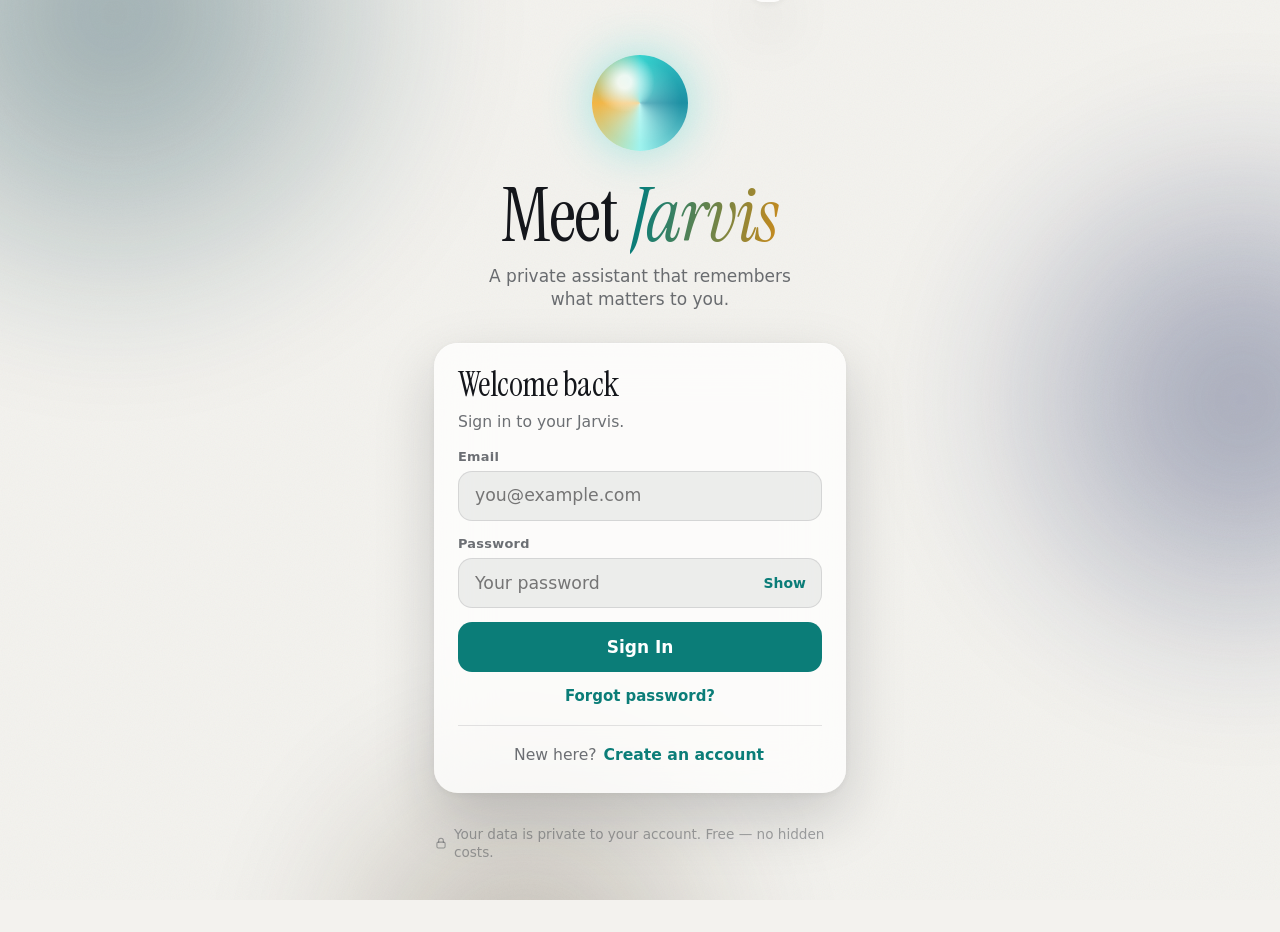
<file: index.html>
<!doctype html>
<html lang="en">
<head>
  <meta charset="utf-8">
  <meta name="viewport" content="width=device-width, initial-scale=1, viewport-fit=cover">
  <title>Jarvis — your private assistant for reminders, notes and updates</title>
  <meta name="description" content="Jarvis is a free, private assistant for your reminders, notes and updates. Synced across your phone and computer, with notifications even when the app is closed. No ads, no tracking.">
  <!-- Social previews. Replace YOUR-APP with your real Vercel address before launch. -->
  <link rel="canonical" href="https://YOUR-APP.vercel.app/">
  <meta property="og:type" content="website">
  <meta property="og:site_name" content="Jarvis">
  <meta property="og:title" content="Jarvis — your private assistant">
  <meta property="og:description" content="Reminders, notes and updates, synced across your devices, with notifications even when the app is closed. Free, no ads, no tracking.">
  <meta property="og:url" content="https://YOUR-APP.vercel.app/">
  <meta property="og:image" content="https://YOUR-APP.vercel.app/icons/og-image.jpg">
  <meta property="og:image:width" content="1200">
  <meta property="og:image:height" content="630">
  <meta property="og:image:alt" content="Jarvis: your private assistant for reminders, notes and updates">
  <meta name="twitter:card" content="summary_large_image">
  <meta name="theme-color" content="#f3f2ee" media="(prefers-color-scheme: light)">
  <meta name="theme-color" content="#07080c" media="(prefers-color-scheme: dark)">
  <meta name="apple-mobile-web-app-capable" content="yes">
  <meta name="mobile-web-app-capable" content="yes">
  <meta name="apple-mobile-web-app-title" content="Jarvis">
  <meta name="apple-mobile-web-app-status-bar-style" content="default">
  <meta name="format-detection" content="telephone=no">
  <link rel="manifest" href="manifest.webmanifest">
  <link rel="icon" href="icons/icon.svg" type="image/svg+xml">
  <link rel="alternate icon" href="icons/icon-192.png" type="image/png">
  <link rel="apple-touch-icon" href="icons/apple-touch-icon.png">
  <link rel="preload" href="fonts/instrument-serif-latin.woff2" as="font" type="font/woff2" crossorigin>
  <link rel="stylesheet" href="css/fonts.css">
  <link rel="stylesheet" href="css/app.css">
  <link rel="stylesheet" href="css/immersive.css">
  <link rel="stylesheet" href="css/desktop.css">
  <link rel="stylesheet" href="css/features.css">
  <script type="module" src="js/app.js"></script>
</head>
<body>
  <div id="app">
    <main id="view" tabindex="-1"></main>
    <nav class="tabbar" id="tabbar" aria-label="Main"></nav>
  </div>
  <div id="toast" role="status" aria-live="polite"></div>
  <noscript>Jarvis needs JavaScript turned on. <a href="privacy.html">Privacy</a> · <a href="terms.html">Terms</a> · <a href="support.html">Support</a></noscript>
</body>
</html>
</file>
<file: css/fonts.css>
/* Instrument Serif — bundled with the app (SIL Open Font License, see fonts/OFL.txt).
   No third-party requests. */
@font-face {
  font-family: "Instrument Serif"; font-style: normal; font-weight: 400; font-display: swap;
  src: url("../fonts/instrument-serif-latin.woff2") format("woff2");
  unicode-range: U+0000-00FF, U+0131, U+0152-0153, U+02BB-02BC, U+02C6, U+02DA, U+02DC, U+0304, U+0308, U+0329, U+2000-206F, U+20AC, U+2122, U+2191, U+2193, U+2212, U+2215, U+FEFF, U+FFFD;
}
@font-face {
  font-family: "Instrument Serif"; font-style: normal; font-weight: 400; font-display: swap;
  src: url("../fonts/instrument-serif-latin-ext.woff2") format("woff2");
  unicode-range: U+0100-02BA, U+02BD-02C5, U+02C7-02CC, U+02CE-02D7, U+02DD-02FF, U+0304, U+0308, U+0329, U+1D00-1DBF, U+1E00-1E9F, U+1EF2-1EFF, U+2020, U+20A0-20AB, U+20AD-20C0, U+2113, U+2C60-2C7F, U+A720-A7FF;
}
@font-face {
  font-family: "Instrument Serif"; font-style: italic; font-weight: 400; font-display: swap;
  src: url("../fonts/instrument-serif-italic-latin.woff2") format("woff2");
  unicode-range: U+0000-00FF, U+0131, U+0152-0153, U+02BB-02BC, U+02C6, U+02DA, U+02DC, U+0304, U+0308, U+0329, U+2000-206F, U+20AC, U+2122, U+2191, U+2193, U+2212, U+2215, U+FEFF, U+FFFD;
}
@font-face {
  font-family: "Instrument Serif"; font-style: italic; font-weight: 400; font-display: swap;
  src: url("../fonts/instrument-serif-italic-latin-ext.woff2") format("woff2");
  unicode-range: U+0100-02BA, U+02BD-02C5, U+02C7-02CC, U+02CE-02D7, U+02DD-02FF, U+0304, U+0308, U+0329, U+1D00-1DBF, U+1E00-1E9F, U+1EF2-1EFF, U+2020, U+20A0-20AB, U+20AD-20C0, U+2113, U+2C60-2C7F, U+A720-A7FF;
}
</file>
<file: css/app.css>
/* ==========================================================================
   Jarvis — iOS-native styling
   Tokens follow Apple's semantic system colors; type follows Dynamic Type.
   ========================================================================== */

:root {
  color-scheme: light dark;

  /* Light: warm paper, deep ink, teal arc */
  --bg: #f3f2ee;
  --surface: rgba(255, 255, 255, 0.74);
  --surface-solid: #ffffff;
  --surface-2: #ecebe6;
  --fill: rgba(40, 44, 52, 0.07);
  --fill-2: rgba(40, 44, 52, 0.16);
  --label: #14161b;
  --label-2: rgba(40, 44, 52, 0.68);
  --label-3: rgba(40, 44, 52, 0.4);
  --sep: rgba(40, 44, 52, 0.12);
  --bar: rgba(243, 242, 238, 0.72);
  --glass-edge: rgba(255, 255, 255, 0.7);

  --accent: #0b7d78;          /* arc teal — fills */
  --accent-text: #0b7d78;     /* links / tinted text */
  --accent-soft: rgba(11, 125, 120, 0.11);
  --on-accent: #ffffff;
  --gold: #c98a1c;
  --blue: #007aff;
  --green: #1f9d61;
  --orange: #e08a00;
  --red: #d93a2f;

  --glow-a: #37d3cf;
  --glow-b: #f2b544;

  --shadow-sm: 0 1px 2px rgba(20, 22, 27, 0.04), 0 8px 24px rgba(20, 22, 27, 0.04);
  --shadow-lg: 0 24px 60px rgba(20, 22, 27, 0.18), 0 2px 8px rgba(20, 22, 27, 0.06);

  --r-sm: 8px;
  --r: 14px;
  --r-lg: 20px;
  --gutter: 16px;
  --tabbar-h: 50px;
  --side-w: 0px;
  --safe-t: env(safe-area-inset-top, 0px);
  --safe-b: env(safe-area-inset-bottom, 0px);
  --ease: cubic-bezier(0.16, 1, 0.3, 1);        /* expo out */
  --ease-quart: cubic-bezier(0.25, 1, 0.5, 1);
  --ease-sine: cubic-bezier(0.45, 0, 0.55, 1);
  --font-display: "Instrument Serif", "New York", ui-serif, Georgia, serif;
}

@media (prefers-color-scheme: dark) {
  :root:not([data-theme="light"]) {
    /* Dark: night ink, glass, arc cyan with a gold spark */
    --bg: #07080c;
    --surface: rgba(22, 25, 34, 0.62);
    --surface-solid: #12151c;
    --surface-2: #1a1e28;
    --fill: rgba(255, 255, 255, 0.07);
    --fill-2: rgba(255, 255, 255, 0.16);
    --label: #eef1f4;
    --label-2: rgba(226, 232, 240, 0.64);
    --label-3: rgba(226, 232, 240, 0.34);
    --sep: rgba(255, 255, 255, 0.09);
    --bar: rgba(9, 11, 16, 0.62);
    --glass-edge: rgba(255, 255, 255, 0.06);
    --accent: #37d3cf;
    --accent-text: #6ee7e2;
    --accent-soft: rgba(55, 211, 207, 0.13);
    --on-accent: #032524;
    --gold: #f2b544;
    --blue: #0a84ff;
    --green: #30d158;
    --orange: #ff9f0a;
    --red: #ff5a4f;
    --shadow-sm: 0 1px 2px rgba(0, 0, 0, 0.3);
    --shadow-lg: 0 24px 60px rgba(0, 0, 0, 0.6);
  }
}

/* ---------- Base ---------- */

*, *::before, *::after { box-sizing: border-box; }

html {
  font-family: -apple-system, BlinkMacSystemFont, "SF Pro Text", "Segoe UI", Roboto, system-ui, sans-serif;
  font-size: 17px;
  -webkit-text-size-adjust: 100%;
  -webkit-font-smoothing: antialiased;
}
/* Honors the iPhone's Dynamic Type (Settings › Display › Text Size). */
@supports (font: -apple-system-body) {
  html { font: -apple-system-body; }
}

body {
  margin: 0;
  min-height: 100dvh;
  background: var(--bg);
  color: var(--label);
  line-height: 1.35;
  -webkit-tap-highlight-color: transparent;
  overscroll-behavior-y: none;
}

a { color: var(--accent-text); text-decoration: none; }
button, input, textarea, select { font: inherit; color: inherit; }
button { cursor: pointer; }
h1, h2, h3, p { margin: 0; }
[hidden] { display: none !important; }

:focus-visible { outline: 3px solid color-mix(in srgb, var(--accent) 55%, transparent); outline-offset: 2px; }

.visually-hidden {
  position: absolute; width: 1px; height: 1px; overflow: hidden;
  clip: rect(0 0 0 0); white-space: nowrap;
}

#view {
  outline: none;
  padding-bottom: calc(var(--tabbar-h) + var(--safe-b) + 32px);
  padding-left: env(safe-area-inset-left);
  padding-right: env(safe-area-inset-right);
  max-width: 720px;
  margin: 0 auto;
}
body.no-tabs #view { padding-bottom: calc(var(--safe-b) + 32px); }

.icon { display: inline-flex; flex: none; }
.icon svg { width: 100%; height: 100%; fill: none; stroke: currentColor; stroke-width: 1.8; stroke-linecap: round; stroke-linejoin: round; }

/* ---------- Navigation bar (large title collapses on scroll) ---------- */

.navbar {
  position: sticky; top: 0; z-index: 20;
  display: grid; grid-template-columns: 1fr auto 1fr; align-items: center;
  min-height: calc(44px + var(--safe-t));
  padding: var(--safe-t) 8px 0;
  background: transparent;
  transition: background-color 0.2s, box-shadow 0.2s;
}
.navbar.scrolled, .navbar.solid {
  background: var(--bar);
  -webkit-backdrop-filter: saturate(180%) blur(20px);
  backdrop-filter: saturate(180%) blur(20px);
  box-shadow: 0 0.5px 0 var(--sep);
}
.nav-left, .nav-right { display: flex; align-items: center; gap: 2px; min-width: 0; }
.nav-right { justify-content: flex-end; }
.nav-title {
  font-weight: 600; font-size: 1rem; text-align: center;
  white-space: nowrap; overflow: hidden; text-overflow: ellipsis; max-width: 55vw;
  opacity: 0; transition: opacity 0.2s;
}
.navbar.scrolled .nav-title, .navbar.solid .nav-title { opacity: 1; }

.back-btn {
  display: inline-flex; align-items: center; gap: 0;
  min-height: 44px; padding: 0 8px 0 0; font-size: 1rem;
}
.back-btn .icon { width: 28px; height: 28px; }
.back-btn .icon svg { stroke-width: 2.2; }

.icon-btn {
  display: inline-grid; place-items: center;
  width: 44px; height: 44px; padding: 0;
  border: 0; border-radius: 22px; background: transparent; color: var(--accent-text);
}
.icon-btn .icon { width: 24px; height: 24px; }
.icon-btn:active { background: var(--fill); }
.icon-btn.spin .icon { animation: spin 0.8s linear infinite; }

.hero { padding: 4px var(--gutter) 16px; }
.eyebrow {
  font-size: 0.765rem; font-weight: 600; letter-spacing: 0.02em; text-transform: uppercase;
  color: var(--label-2); margin-bottom: 2px;
}
.large-title { font-size: 2rem; line-height: 1.12; font-weight: 700; letter-spacing: -0.01em; }
.subtitle { margin-top: 4px; color: var(--label-2); font-size: 0.882rem; }

.content { padding: 0 var(--gutter); display: flex; flex-direction: column; gap: 24px; }

/* ---------- Tab bar ---------- */

.tabbar {
  position: fixed; left: 0; right: 0; bottom: 0; z-index: 30;
  display: grid; grid-template-columns: repeat(5, 1fr);
  height: calc(var(--tabbar-h) + var(--safe-b));
  padding-bottom: var(--safe-b);
  background: var(--bar);
  -webkit-backdrop-filter: saturate(180%) blur(20px);
  backdrop-filter: saturate(180%) blur(20px);
  box-shadow: 0 -0.5px 0 var(--sep);
}
body.no-tabs .tabbar, body.kbd-open .tabbar { display: none; }
.tab {
  display: flex; flex-direction: column; align-items: center; justify-content: center; gap: 2px;
  color: var(--label-3); font-size: 10px; font-weight: 500; letter-spacing: 0.01em;
  min-height: 44px;
}
.tab .icon { width: 26px; height: 26px; }
.tab[aria-current="page"] { color: var(--accent-text); }
.tab[aria-current="page"] .icon svg { stroke-width: 2.2; }

/* ---------- Grouped lists (iOS inset grouped) ---------- */

.section { display: flex; flex-direction: column; gap: 8px; }
.section-title {
  display: flex; align-items: baseline; justify-content: space-between;
  padding: 0 4px; font-size: 1.18rem; font-weight: 700;
}
.section-title small { font-size: 0.765rem; font-weight: 500; color: var(--label-2); }
.section-caption {
  padding: 0 16px; font-size: 0.765rem; font-weight: 500;
  text-transform: uppercase; letter-spacing: 0.02em; color: var(--label-2);
}
.footnote { padding: 0 16px; font-size: 0.765rem; color: var(--label-2); line-height: 1.45; }
.footnote code { font-size: 0.72rem; background: var(--fill); border-radius: 4px; padding: 1px 4px; word-break: break-all; }

.group {
  background: var(--surface); border-radius: var(--r);
  overflow: hidden;
}
.group > * + * { box-shadow: inset 0 0.5px 0 var(--sep); }
.group > .row + .row { box-shadow: none; position: relative; }
.group > .row + .row::before {
  content: ""; position: absolute; top: 0; right: 0; left: var(--inset, 16px);
  border-top: 0.5px solid var(--sep);
}

.row {
  display: flex; align-items: center; gap: 12px;
  min-height: 44px; padding: 11px 16px;
  color: var(--label); background: var(--surface);
  width: 100%; border: 0; text-align: left;
}
a.row:active, button.row:active { background: var(--fill); }
.row-main { flex: 1; min-width: 0; }
.row-title { display: flex; align-items: center; gap: 6px; font-size: 1rem; }
.row-title > span:last-child { overflow: hidden; text-overflow: ellipsis; }
.row-sub {
  display: flex; align-items: center; gap: 4px; margin-top: 2px;
  font-size: 0.882rem; color: var(--label-2);
  white-space: nowrap; overflow: hidden; text-overflow: ellipsis;
}
.row-value { color: var(--label-2); font-size: 1rem; white-space: nowrap; }
.row .chev { width: 18px; height: 18px; color: var(--label-3); }
.row.destructive { color: var(--red); justify-content: center; }
.row.accent { color: var(--accent-text); }

/* ---------- Cards ---------- */

.card {
  background: var(--surface); border-radius: var(--r-lg); padding: 16px;
  box-shadow: var(--shadow-sm);
}
.card-title { font-weight: 600; font-size: 1rem; }
.card-text { color: var(--label-2); font-size: 0.882rem; margin-top: 4px; line-height: 1.45; }
.card .actions { display: flex; gap: 8px; margin-top: 16px; flex-wrap: wrap; }
.card.note { display: flex; gap: 12px; align-items: flex-start; }
.card.note > .icon { width: 28px; height: 28px; color: var(--accent-text); margin-top: 2px; }
.card.error > .icon { color: var(--orange); }

/* ---------- Buttons ---------- */

.btn {
  display: inline-flex; align-items: center; justify-content: center; gap: 6px;
  min-height: 44px; padding: 0 18px;
  border: 0; border-radius: var(--r); font-weight: 600; font-size: 1rem;
  transition: transform 0.12s var(--ease), opacity 0.2s;
  -webkit-user-select: none; user-select: none;
}
.btn .icon { width: 20px; height: 20px; }
.btn:active { transform: scale(0.97); }
.btn:disabled { opacity: 0.45; transform: none; }
.btn-primary { background: var(--accent); color: var(--on-accent); }
.btn-tinted { background: var(--accent-soft); color: var(--accent-text); }
.btn-plain { background: var(--fill); color: var(--label); }
.btn-danger { background: transparent; color: var(--red); }
.btn-block { width: 100%; min-height: 50px; border-radius: 14px; }
.btn-sm { min-height: 36px; padding: 0 14px; font-size: 0.882rem; border-radius: 18px; }
.btn.loading { pointer-events: none; }
.btn.loading .icon { animation: pulse 1s ease-in-out infinite; }

/* ---------- Jarvis orb ---------- */

.orb {
  --s: 40px;
  position: relative; flex: none; width: var(--s); height: var(--s); border-radius: 50%;
  overflow: hidden; isolation: isolate;
  box-shadow: 0 0 calc(var(--s) * 0.5) color-mix(in srgb, var(--glow-a) 45%, transparent);
  animation: breathe 5s ease-in-out infinite;
}
.orb::before {
  content: ""; position: absolute; inset: -25%; z-index: -1;
  background: conic-gradient(from 0deg, #37d3cf, #1b8fa3, #9ff3ee, var(--glow-b), #37d3cf);
  animation: spin 7s linear infinite;
}
.orb::after {
  content: ""; position: absolute; inset: 0; border-radius: 50%;
  background:
    radial-gradient(circle at 34% 28%, rgba(255,255,255,0.85) 0 7%, transparent 32%),
    radial-gradient(circle at 50% 50%, rgba(255,255,255,0.35), transparent 62%);
}
.orb.xs { --s: 18px; }
.orb.sm { --s: 32px; }
.orb.md { --s: 44px; }
.orb.lg { --s: 96px; }
.orb.xl { --s: 128px; }
.orb.thinking { animation: breathe 1.2s ease-in-out infinite; }
.orb.thinking::before { animation-duration: 1.2s; }

/* ---------- Briefing ---------- */

.brief { position: relative; overflow: hidden; }
.brief::before {
  content: ""; position: absolute; inset: -40% -20% auto auto; width: 70%; height: 140%;
  background: radial-gradient(circle, color-mix(in srgb, var(--glow-a) 18%, transparent), transparent 65%);
  pointer-events: none;
}
.brief-head { display: flex; align-items: center; gap: 12px; }
.brief-name { font-weight: 600; }
.brief-sub { font-size: 0.765rem; color: var(--label-2); }
.brief-text { margin-top: 12px; line-height: 1.5; }
.brief-text p + p, .brief-text ul { margin-top: 8px; }
.brief .actions { margin-top: 16px; }

/* ---------- Search / quick-add field ---------- */

.field-btn, .search {
  display: flex; align-items: center; gap: 8px;
  min-height: 44px; padding: 0 12px; width: 100%;
  background: var(--fill); border: 0; border-radius: 10px;
  color: var(--label-2); font-size: 1rem; text-align: left;
}
.field-btn .icon, .search .icon { width: 20px; height: 20px; }
.field-btn .icon { color: var(--accent-text); }
.search input {
  flex: 1; min-width: 0; border: 0; background: transparent; outline: none;
  font-size: 1rem; color: var(--label); height: 44px;
}
.search input::-webkit-search-cancel-button { opacity: 0.5; }

/* ---------- Segmented control ---------- */

.segmented {
  display: grid; grid-auto-columns: 1fr; grid-auto-flow: column;
  padding: 2px; border-radius: 9px; background: var(--fill);
}
.segmented button {
  min-height: 32px; border: 0; border-radius: 7px; background: transparent;
  font-size: 0.82rem; font-weight: 500; color: var(--label);
}
.segmented button[aria-pressed="true"] {
  background: var(--surface); font-weight: 600;
  box-shadow: 0 3px 8px rgba(0,0,0,0.12), 0 3px 1px rgba(0,0,0,0.04);
}
@media (prefers-color-scheme: dark) {
  :root:not([data-theme="light"]) .segmented button[aria-pressed="true"] { background: rgba(255,255,255,0.14); }
}

.chips { display: flex; gap: 8px; overflow-x: auto; scrollbar-width: none; margin: 0 calc(var(--gutter) * -1); padding: 0 var(--gutter); }
.chips::-webkit-scrollbar { display: none; }
.chip {
  flex: none; min-height: 36px; padding: 0 14px; border-radius: 18px;
  border: 0; background: var(--fill); font-size: 0.882rem; font-weight: 500; color: var(--label);
}
.chip[aria-pressed="true"] { background: var(--accent); color: var(--on-accent); }

/* ---------- Events & tasks ---------- */

.event-row { align-items: stretch; gap: 12px; }
.ev-time {
  width: 64px; flex: none; display: flex; flex-direction: column; justify-content: center;
  font-size: 0.882rem; font-weight: 600; font-variant-numeric: tabular-nums;
}
.ev-end { font-weight: 400; color: var(--label-2); font-size: 0.765rem; }
.ev-bar { width: 4px; flex: none; border-radius: 2px; background: var(--accent); }
.ev-bar.reminder { background: var(--gold); }
.ev-main { flex: 1; min-width: 0; display: flex; flex-direction: column; justify-content: center; }
.ev-main .row-title .icon { width: 15px; height: 15px; color: var(--gold); }
.event-row.past { opacity: 0.5; }
.badge {
  align-self: center; flex: none; padding: 2px 8px; border-radius: 10px;
  background: var(--accent-soft); color: var(--accent-text); font-size: 0.706rem; font-weight: 700;
}
.row-sub .icon { width: 13px; height: 13px; }

.task-row { gap: 12px; }
.check {
  flex: none; display: grid; place-items: center;
  width: 44px; height: 44px; margin: -11px -4px -11px -12px;
  border: 0; background: transparent; padding: 0;
}
.check::before {
  content: ""; width: 22px; height: 22px; border-radius: 50%;
  border: 1.5px solid var(--label-3); transition: all 0.2s var(--ease);
}
.check .icon { position: absolute; width: 14px; height: 14px; color: #fff; opacity: 0; }
.check .icon svg { stroke-width: 3; }
.task-row.done .check::before { background: var(--accent); border-color: var(--accent); }
.task-row.done .check .icon { opacity: 1; }
.task-row.done .row-title { color: var(--label-2); text-decoration: line-through; }
.task-row.leaving { animation: fadeOut 0.35s var(--ease) 0.35s forwards; }
.overdue { color: var(--red); }

/* ---------- Inbox ---------- */

.inbox-tools { display: flex; flex-direction: column; gap: 12px; }
.mail-row { align-items: flex-start; gap: 12px; padding-top: 12px; padding-bottom: 12px; --inset: 68px; }
.avatar {
  flex: none; display: grid; place-items: center;
  width: 40px; height: 40px; border-radius: 50%;
  color: #fff; font-weight: 600; font-size: 0.882rem; letter-spacing: 0.02em;
}
.mail-main { flex: 1; min-width: 0; }
.mail-top { display: flex; align-items: baseline; gap: 8px; }
.mail-from { flex: 1; min-width: 0; font-weight: 500; white-space: nowrap; overflow: hidden; text-overflow: ellipsis; }
.mail-time { flex: none; font-size: 0.82rem; color: var(--label-2); }
.mail-subject { font-size: 0.941rem; white-space: nowrap; overflow: hidden; text-overflow: ellipsis; margin-top: 1px; }
.mail-snippet {
  font-size: 0.882rem; color: var(--label-2); margin-top: 2px;
  display: -webkit-box; -webkit-line-clamp: 2; -webkit-box-orient: vertical; overflow: hidden;
}
.mail-row.unread .mail-from { font-weight: 700; }
.mail-row.unread .mail-subject { font-weight: 600; }
.unread-dot { position: absolute; left: 5px; top: 26px; width: 8px; height: 8px; border-radius: 50%; background: var(--blue); }
.mail-row { position: relative; }

.thread-subject { font-size: 1.41rem; font-weight: 700; line-height: 1.2; padding-top: 8px; }
.msg { background: var(--surface); border-radius: var(--r-lg); overflow: hidden; }
.msg-head { display: flex; gap: 12px; align-items: center; padding: 14px 16px; width: 100%; border: 0; background: none; text-align: left; }
.msg-head .mail-main { display: flex; flex-direction: column; }
.msg-to { font-size: 0.82rem; color: var(--label-2); }
.msg-body {
  padding: 0 16px 16px; white-space: pre-wrap; overflow-wrap: anywhere;
  font-size: 0.941rem; line-height: 1.55;
}
.msg.collapsed .msg-body { display: none; }
.msg.collapsed .msg-snip { display: block; }
.msg-snip { display: none; padding: 0 16px 14px; color: var(--label-2); font-size: 0.882rem; white-space: nowrap; overflow: hidden; text-overflow: ellipsis; }

.action-bar {
  position: fixed; left: 0; right: 0; z-index: 25;
  bottom: calc(var(--tabbar-h) + var(--safe-b));
  display: flex; gap: 8px; align-items: center;
  padding: 10px var(--gutter);
  background: var(--bar);
  -webkit-backdrop-filter: saturate(180%) blur(20px);
  backdrop-filter: saturate(180%) blur(20px);
  box-shadow: 0 -0.5px 0 var(--sep);
}
.action-bar .btn-primary { flex: 1; }
.has-action-bar #view { padding-bottom: calc(var(--tabbar-h) + var(--safe-b) + 96px); }

/* ---------- Forms ---------- */

.form { display: flex; flex-direction: column; gap: 24px; }
.field-row { display: flex; align-items: center; gap: 12px; min-height: 44px; padding: 0 16px; }
.field-row > label:not(.switch) { flex: none; width: 96px; font-size: 1rem; }
.field-row .select { width: auto; flex: 0 1 auto; max-width: 60%; }
.field-row .input { text-align: right; }
.field-row > .input:only-child { text-align: left; }
.field-stack { display: flex; flex-direction: column; gap: 4px; padding: 10px 16px; }
.field-stack > label { font-size: 0.765rem; color: var(--label-2); font-weight: 500; }
.input, .textarea, .select {
  width: 100%; min-width: 0; border: 0; background: transparent; outline: none;
  font-size: 1rem; /* ≥16px so iOS doesn't zoom on focus */
  color: var(--label); padding: 0; min-height: 36px;
}
.input::placeholder, .textarea::placeholder { color: var(--label-3); }
.textarea { resize: none; line-height: 1.5; padding: 4px 0; min-height: 64px; }
.select { -webkit-appearance: none; appearance: none; text-align: right; text-align-last: right; color: var(--label-2); }
input[type="date"].input, input[type="time"].input { -webkit-appearance: none; appearance: none; text-align: right; color: var(--accent-text); display: flex; justify-content: flex-end; }
input[type="date"]::-webkit-date-and-time-value, input[type="time"]::-webkit-date-and-time-value { text-align: right; }
.boxed {
  background: var(--fill); border-radius: 10px; padding: 10px 12px; min-height: 44px;
}
.magic { display: flex; gap: 8px; align-items: center; }
.magic .boxed { flex: 1; }

/* iOS switch */
.switch { position: relative; flex: none; width: 51px; height: 31px; }
.switch input { position: absolute; inset: 0; opacity: 0; margin: 0; cursor: pointer; z-index: 1; }
.switch span {
  position: absolute; inset: 0; border-radius: 16px; background: var(--fill-2);
  transition: background 0.25s var(--ease);
}
.switch span::after {
  content: ""; position: absolute; top: 2px; left: 2px; width: 27px; height: 27px; border-radius: 50%;
  background: #fff; box-shadow: 0 3px 8px rgba(0,0,0,0.15), 0 3px 1px rgba(0,0,0,0.06);
  transition: transform 0.25s var(--ease);
}
.switch input:checked + span { background: var(--accent); }
.switch input:checked + span::after { transform: translateX(20px); }
.switch input:focus-visible + span { outline: 3px solid color-mix(in srgb, var(--accent) 55%, transparent); outline-offset: 2px; }

/* ---------- Bottom sheet ---------- */

.sheet-backdrop {
  position: fixed; inset: 0; z-index: 50; background: rgba(0,0,0,0.4);
  opacity: 0; transition: opacity 0.3s var(--ease);
}
.sheet {
  position: fixed; left: 0; right: 0; bottom: 0; z-index: 51;
  max-width: 720px; margin: 0 auto;
  max-height: calc(100dvh - var(--safe-t) - 12px);
  display: flex; flex-direction: column;
  background: var(--bg); border-radius: 14px 14px 0 0;
  box-shadow: var(--shadow-lg);
  transform: translateY(100%); transition: transform 0.38s var(--ease);
}
.sheet-backdrop.open { opacity: 1; }
.sheet.open { transform: translateY(0); }
.sheet.dragging { transition: none; }
.grabber { width: 36px; height: 5px; border-radius: 3px; background: var(--label-3); margin: 6px auto 0; }
.sheet-head {
  display: grid; grid-template-columns: 1fr auto 1fr; align-items: center;
  min-height: 52px; padding: 0 8px; touch-action: none;
}
.sheet-head h2 { font-size: 1rem; font-weight: 600; text-align: center; }
.sheet-head .text-btn { justify-self: start; }
.sheet-head .text-btn.primary { justify-self: end; font-weight: 600; }
.text-btn {
  min-height: 44px; padding: 0 10px; border: 0; background: none;
  color: var(--accent-text); font-size: 1rem;
}
.text-btn:disabled { color: var(--label-3); }
.sheet-body {
  overflow-y: auto; -webkit-overflow-scrolling: touch;
  padding: 8px var(--gutter) calc(24px + var(--safe-b));
  display: flex; flex-direction: column; gap: 20px;
}
.sheet-body .draft { min-height: 220px; }
.status-line { display: flex; align-items: center; gap: 8px; color: var(--label-2); font-size: 0.882rem; min-height: 20px; }
.button-row { display: flex; gap: 8px; }
.button-row .btn { flex: 1; }

/* ---------- Chat ---------- */

.chat-view { display: flex; flex-direction: column; }
body.chat #view { padding-bottom: calc(var(--tabbar-h) + var(--safe-b) + 72px); }
body.chat.kbd-open #view { padding-bottom: 72px; }
.chat-log {
  flex: 1; display: flex; flex-direction: column; gap: 8px;
  padding: 8px var(--gutter) 8px;
}
.bubble {
  max-width: 82%; padding: 9px 14px; border-radius: 19px;
  line-height: 1.42; overflow-wrap: anywhere; font-size: 1rem;
  animation: pop 0.28s var(--ease);
}
.bubble.user { align-self: flex-end; background: var(--accent); color: var(--on-accent); border-bottom-right-radius: 6px; }
.bubble.jarvis { align-self: flex-start; background: var(--surface); border-bottom-left-radius: 6px; box-shadow: var(--shadow-sm); }
.bubble.error { background: color-mix(in srgb, var(--red) 12%, var(--surface)); }
.bubble p + p, .bubble p + ul, .bubble ul + p { margin-top: 6px; }
.bubble ul { margin: 4px 0 0; padding-left: 20px; }
.bubble li + li { margin-top: 2px; }
.action-chips { display: flex; flex-wrap: wrap; gap: 6px; align-self: flex-start; max-width: 90%; }
.action-chip {
  display: inline-flex; align-items: center; gap: 6px;
  padding: 6px 10px; border-radius: 10px; font-size: 0.82rem;
  background: color-mix(in srgb, var(--green) 14%, transparent); color: var(--label);
}
.action-chip .icon { width: 15px; height: 15px; color: var(--green); }
.typing { display: flex; align-items: center; gap: 10px; align-self: flex-start; color: var(--label-2); font-size: 0.882rem; padding: 4px 0; }

.chat-empty { display: flex; flex-direction: column; align-items: center; text-align: center; gap: 8px; padding: 8px 0 0; }
.chat-empty h2 { font-size: 1.41rem; font-weight: 700; margin-top: 16px; }
.chat-empty p { color: var(--label-2); max-width: 30ch; }
.suggestions { display: flex; flex-direction: column; gap: 8px; width: 100%; max-width: 360px; margin-top: 12px; }
.suggestion {
  min-height: 44px; padding: 10px 16px; border-radius: var(--r); border: 0;
  background: var(--surface); text-align: left; font-size: 0.941rem; box-shadow: var(--shadow-sm);
}
.suggestion:active { background: var(--fill); }

.composer {
  position: fixed; left: 0; right: 0; z-index: 25;
  bottom: calc(var(--tabbar-h) + var(--safe-b));
  display: flex; align-items: flex-end; gap: 8px;
  padding: 8px var(--gutter);
  background: var(--bar);
  -webkit-backdrop-filter: saturate(180%) blur(20px);
  backdrop-filter: saturate(180%) blur(20px);
  box-shadow: 0 -0.5px 0 var(--sep);
}
body.kbd-open .composer { bottom: 0; }
.composer-field {
  flex: 1; display: flex; align-items: flex-end;
  min-height: 40px; border-radius: 20px; background: var(--surface);
  box-shadow: inset 0 0 0 0.5px var(--sep);
  padding: 0 4px 0 14px;
}
.composer textarea {
  flex: 1; border: 0; outline: none; background: transparent; resize: none;
  font-size: 1rem; line-height: 1.35; padding: 9px 0; max-height: 140px; min-height: 40px;
}
.composer .icon-btn { width: 40px; height: 40px; color: var(--label-2); }
.composer .icon-btn.recording { color: var(--red); animation: pulse 1.2s ease-in-out infinite; }
.send-btn {
  flex: none; width: 40px; height: 40px; border-radius: 50%; border: 0;
  display: grid; place-items: center; background: var(--accent); color: var(--on-accent);
  transition: transform 0.15s var(--ease), opacity 0.2s;
}
.send-btn .icon { width: 22px; height: 22px; }
.send-btn .icon svg { stroke-width: 2.4; }
.send-btn:disabled { opacity: 0.35; }
.send-btn:active { transform: scale(0.92); }

/* ---------- Welcome ---------- */

.welcome {
  min-height: 100dvh; display: flex; flex-direction: column; justify-content: center; gap: 32px;
  padding: calc(48px + var(--safe-t)) 24px calc(32px + var(--safe-b));
  max-width: 460px; margin: 0 auto;
}
.welcome-hero { display: flex; flex-direction: column; align-items: center; text-align: center; gap: 16px; }
.welcome-hero h1 { font-size: 2.12rem; font-weight: 800; letter-spacing: -0.02em; margin-top: 16px; }
.welcome-hero p { color: var(--label-2); max-width: 30ch; }
.features { display: flex; flex-direction: column; gap: 20px; }
.feature { display: flex; gap: 16px; align-items: flex-start; }
.feature .icon { width: 30px; height: 30px; color: var(--accent-text); margin-top: 2px; }
.feature strong { display: block; font-weight: 600; }
.feature span { color: var(--label-2); font-size: 0.882rem; }
.welcome-actions { display: flex; flex-direction: column; gap: 8px; }

/* ---------- Setup guide ---------- */

.steps { counter-reset: step; display: flex; flex-direction: column; gap: 16px; padding: 0; margin: 0; list-style: none; }
.steps li { counter-increment: step; display: grid; grid-template-columns: 28px 1fr; gap: 12px; line-height: 1.5; font-size: 0.941rem; }
.steps li::before {
  content: counter(step); display: grid; place-items: center; width: 28px; height: 28px; border-radius: 50%;
  background: var(--accent-soft); color: var(--accent-text); font-weight: 700; font-size: 0.82rem;
}
.steps b { font-weight: 600; }
.steps code { font-size: 0.8rem; background: var(--fill); padding: 1px 5px; border-radius: 4px; word-break: break-all; }

/* ---------- Skeleton, toast, empty ---------- */

.skeleton { background: var(--surface); border-radius: var(--r); padding: 4px 0; }
.skeleton div { height: 14px; margin: 14px 16px; border-radius: 7px; background: var(--fill); animation: shimmer 1.3s ease-in-out infinite; }
.skeleton div:nth-child(2n) { width: 60%; }

.empty { padding: 24px 16px; text-align: center; color: var(--label-2); font-size: 0.941rem; background: var(--surface); border-radius: var(--r); }
.empty .icon { width: 32px; height: 32px; margin-bottom: 8px; color: var(--label-3); }
.empty strong { display: block; color: var(--label); font-weight: 600; margin-bottom: 2px; }

#toast {
  position: fixed; left: 50%; top: calc(var(--safe-t) + 10px); z-index: 60;
  transform: translate(-50%, -140%); transition: transform 0.4s var(--ease);
  max-width: calc(100vw - 32px);
  display: flex; align-items: center; gap: 8px;
  padding: 10px 16px; border-radius: 22px;
  background: var(--surface); color: var(--label); box-shadow: var(--shadow-lg);
  font-size: 0.882rem; font-weight: 500;
}
#toast.show { transform: translate(-50%, 0); }
#toast .icon { width: 18px; height: 18px; color: var(--green); }
#toast.error .icon { color: var(--red); }

/* ---------- Motion ---------- */

@keyframes spin { to { transform: rotate(360deg); } }
@keyframes breathe { 50% { transform: scale(1.06); } }
@keyframes pulse { 50% { opacity: 0.45; } }
@keyframes shimmer { 50% { opacity: 0.45; } }
@keyframes pop { from { opacity: 0; transform: translateY(6px) scale(0.98); } }
@keyframes fadeOut { to { opacity: 0; height: 0; min-height: 0; padding-top: 0; padding-bottom: 0; } }

@media (prefers-reduced-motion: reduce) {
  *, *::before, *::after { animation-duration: 0.01ms !important; animation-iteration-count: 1 !important; transition-duration: 0.01ms !important; }
}
</file>
<file: css/immersive.css>
/* ==========================================================================
   Jarvis — immersive layer
   Atmosphere, glass, display type, choreographed motion, Jarvis Mode.
   Everything animates transform/opacity only, and calms down under
   prefers-reduced-motion (see app.css).
   ========================================================================== */

::selection { background: color-mix(in srgb, var(--glow-a) 38%, transparent); }

/* ---------- Atmosphere: slow aurora that follows the time of day ---------- */

.atmosphere {
  position: fixed; inset: 0; z-index: -1; overflow: hidden; pointer-events: none;
  view-transition-name: atmosphere;
}
.aura {
  position: absolute; border-radius: 50%;
  filter: blur(60px); opacity: 0.42; will-change: transform;
}
.a1 {
  width: 62vmax; height: 62vmax; left: -22vmax; top: -30vmax;
  background: radial-gradient(circle, var(--aura-1, #37d3cf), transparent 62%);
  animation: drift-1 38s var(--ease-sine) infinite alternate;
}
.a2 {
  width: 54vmax; height: 54vmax; right: -24vmax; top: 6vh;
  background: radial-gradient(circle, var(--aura-2, #2f8fd0), transparent 62%);
  animation: drift-2 46s var(--ease-sine) infinite alternate;
}
.a3 {
  width: 46vmax; height: 46vmax; left: 18vw; bottom: -28vmax; opacity: 0.3;
  background: radial-gradient(circle, var(--aura-3, #f2b544), transparent 62%);
  animation: drift-3 54s var(--ease-sine) infinite alternate;
}
@media (prefers-color-scheme: dark) {
  :root:not([data-theme="light"]) .aura { opacity: 0.26; }
  :root:not([data-theme="light"]) .a3 { opacity: 0.18; }
}
.grain {
  position: absolute; inset: 0; opacity: 0.05; mix-blend-mode: overlay;
  background-image: url("data:image/svg+xml,%3Csvg xmlns='http://www.w3.org/2000/svg' width='160' height='160'%3E%3Cfilter id='n'%3E%3CfeTurbulence type='fractalNoise' baseFrequency='.85' numOctaves='2' stitchTiles='stitch'/%3E%3C/filter%3E%3Crect width='100%25' height='100%25' filter='url(%23n)'/%3E%3C/svg%3E");
}
@keyframes drift-1 { to { transform: translate3d(14vw, 10vh, 0) scale(1.12); } }
@keyframes drift-2 { to { transform: translate3d(-12vw, 16vh, 0) scale(0.92); } }
@keyframes drift-3 { to { transform: translate3d(10vw, -12vh, 0) scale(1.18); } }

/* ---------- Glass surfaces ---------- */

.group, .card, .msg, .empty, .skeleton, .suggestion, .bubble.jarvis, .field-btn, .search {
  -webkit-backdrop-filter: blur(24px) saturate(150%);
  backdrop-filter: blur(24px) saturate(150%);
  box-shadow: inset 0 0.5px 0 var(--glass-edge), var(--shadow-sm);
}
.field-btn, .search { background: var(--surface); }
.sheet { background: var(--surface-solid); }
@media (prefers-color-scheme: dark) {
  :root:not([data-theme="light"]) .sheet { background: #0e1117; }
}

/* ---------- Display type ---------- */

.display {
  font-family: var(--font-display);
  font-weight: 400;
  letter-spacing: -0.015em;
  text-wrap: balance;
}
.large-title.display {
  font-size: clamp(2.6rem, 11vw, 3.4rem);
  line-height: 0.98;
  letter-spacing: -0.025em;
}
.display em {
  font-style: italic;
  padding-right: 0.08em; margin-right: -0.07em; /* keep the italic overhang without a gap */
  background: linear-gradient(100deg, var(--accent-text) 10%, var(--gold) 95%);
  -webkit-background-clip: text; background-clip: text;
  color: transparent;
}
.hero .subtitle { font-variant-numeric: tabular-nums; min-height: 1.3em; }
.chat-empty h2.display { font-size: 2.1rem; font-weight: 400; }
.thread-subject.display { font-size: 2rem; font-weight: 400; line-height: 1.08; }

/* ---------- Choreography: page entrance ---------- */

.page-enter .hero > * { animation: rise 0.9s var(--ease) both; }
.page-enter .hero .eyebrow { animation-delay: 0.04s; }
.page-enter .hero .large-title { animation-delay: 0.1s; }
.page-enter .hero .subtitle { animation-delay: 0.2s; }
.page-enter .content > *,
.page-enter .col > *,
.page-enter .today-grid > .slot { animation: rise 0.9s var(--ease) both; animation-delay: 0.26s; }
.page-enter .content > :nth-child(2), .page-enter .col > :nth-child(2) { animation-delay: 0.34s; }
.page-enter .content > :nth-child(3), .page-enter .col > :nth-child(3) { animation-delay: 0.42s; }
.page-enter .content > :nth-child(n + 4), .page-enter .col > :nth-child(n + 4) { animation-delay: 0.5s; }
.page-enter .col-side > * { animation-delay: 0.38s; }

/* Rows cascade in whenever a list renders */
.event-row, .mail-row, .msg, .reveal {
  animation: rise 0.7s var(--ease) both;
  animation-delay: calc(0.08s + min(var(--i, 0), 12) * 0.045s);
}

@keyframes rise {
  from { opacity: 0; transform: translate3d(0, 14px, 0); }
}

/* View Transitions between sections (Safari 18+, Chrome) */
.sidebar { view-transition-name: sidebar; }
.tabbar { view-transition-name: tabbar; }
::view-transition-group(sidebar), ::view-transition-group(tabbar), ::view-transition-group(atmosphere) { animation: none; }
::view-transition-old(root) { animation: vt-out 0.22s var(--ease-quart) both; }
::view-transition-new(root) { animation: vt-in 0.45s var(--ease) both; }
@keyframes vt-out { to { opacity: 0; } }
@keyframes vt-in { from { opacity: 0; } }

/* ---------- Ignition (first launch per session) ---------- */

.ignition {
  position: fixed; inset: 0; z-index: 100; display: grid; place-items: center;
  background: var(--bg);
  transition: opacity 0.7s var(--ease), visibility 0.7s;
}
.ignition .orb { animation: ignite 0.9s var(--ease) both, breathe 5s ease-in-out infinite; }
.ignition.out { opacity: 0; visibility: hidden; }
.ignition.out .orb { transform: scale(2.2); opacity: 0; transition: transform 0.7s var(--ease), opacity 0.5s; animation: none; }
@keyframes ignite {
  from { opacity: 0; transform: scale(0.15); filter: brightness(3); }
  55% { opacity: 1; }
}

/* ---------- Details ---------- */

.event-row.live {
  background: linear-gradient(90deg, var(--accent-soft), transparent 70%);
}
.event-row.live .ev-bar { box-shadow: 0 0 14px var(--accent); animation: glow 2.4s var(--ease-sine) infinite; }
@keyframes glow { 50% { opacity: 0.55; } }

kbd {
  display: inline-grid; place-items: center; min-width: 20px; height: 20px; padding: 0 5px;
  font: 500 0.68rem/1 ui-monospace, "SF Mono", SFMono-Regular, Menlo, monospace;
  color: var(--label-2); background: var(--fill); border-radius: 5px;
  box-shadow: inset 0 -1px 0 var(--sep);
}
kbd.on-accent { background: rgba(0, 0, 0, 0.14); color: inherit; box-shadow: none; }
.keys { display: inline-flex; gap: 4px; }
.desk { display: none; }

.orb-button {
  display: inline-grid; place-items: center; padding: 0; border: 0; background: none;
  border-radius: 50%; cursor: pointer;
  transition: transform 0.5s var(--ease);
}
.orb-button:active { transform: scale(0.94); }

.voice-pill {
  display: inline-flex; align-items: center; gap: 8px;
  min-height: 36px; padding: 0 14px 0 9px; margin-right: 4px;
  border: 0; border-radius: 18px;
  background: var(--accent-soft); color: var(--accent-text);
  font-weight: 600; font-size: 0.882rem;
}

@media (hover: hover) {
  a.row:hover, button.row:hover { background: var(--fill); }
  .btn-primary:hover { box-shadow: 0 8px 28px color-mix(in srgb, var(--accent) 38%, transparent); }
  .btn-tinted:hover, .btn-plain:hover { filter: brightness(1.08); }
  .suggestion:hover { transform: translateY(-2px); box-shadow: inset 0 0.5px 0 var(--glass-edge), 0 12px 30px color-mix(in srgb, var(--accent) 16%, transparent); }
  .suggestion { transition: transform 0.4s var(--ease), box-shadow 0.4s var(--ease); }
  .orb-button:hover { transform: scale(1.06); }
  .voice-pill:hover { filter: brightness(1.1); }
  .icon-btn:hover { background: var(--fill); }
}

/* ==========================================================================
   Jarvis Mode — always cinematic dark, regardless of theme
   ========================================================================== */

body.jm-open { overflow: hidden; }

.jm {
  --jm-ink: #eef1f4;
  --jm-dim: rgba(238, 241, 244, 0.55);
  position: fixed; inset: 0; z-index: 90;
  display: flex; flex-direction: column;
  padding: calc(var(--safe-t) + 14px) 24px calc(var(--safe-b) + 22px);
  color: var(--jm-ink);
  background:
    radial-gradient(ellipse 80% 60% at 50% 34%, #0c2229 0%, transparent 70%),
    radial-gradient(ellipse 60% 40% at 50% 100%, rgba(242, 181, 68, 0.07), transparent 70%),
    #05070b;
  opacity: 0; transform: scale(1.04);
  transition: opacity 0.5s var(--ease), transform 0.7s var(--ease);
  color-scheme: dark;
}
.jm.in { opacity: 1; transform: none; }
.jm.out { opacity: 0; transform: scale(0.98); }
.jm-canvas { position: absolute; inset: 0; width: 100%; height: 100%; cursor: pointer; }

.jm-top { position: relative; display: flex; align-items: center; gap: 14px; }
.jm-brand { font-size: 0.72rem; font-weight: 600; letter-spacing: 0.34em; color: var(--jm-dim); }
.jm-state {
  font-size: 0.78rem; font-weight: 500; padding: 5px 11px; border-radius: 999px;
  color: #6ee7e2; background: rgba(55, 211, 207, 0.1);
  transition: color 0.4s, background 0.4s;
}
.jm[data-mode="thinking"] .jm-state { color: #f2b544; background: rgba(242, 181, 68, 0.12); }
.jm[data-mode="listening"] .jm-state { color: #05070b; background: #6ee7e2; }
.jm-close {
  margin-left: auto; display: inline-flex; align-items: center; gap: 10px;
  min-height: 44px; padding: 0 12px 0 16px; border: 0; border-radius: 22px;
  background: rgba(255, 255, 255, 0.06); color: var(--jm-dim); font-size: 0.88rem;
}
.jm-close:hover { color: var(--jm-ink); background: rgba(255, 255, 255, 0.1); }
.jm kbd { background: rgba(255, 255, 255, 0.08); color: var(--jm-dim); box-shadow: none; }

.jm-stage { flex: 1 1 auto; min-height: 30vh; }
.jm-text {
  position: relative; pointer-events: none;
  width: 100%; max-width: 820px; margin-inline: auto; text-align: center;
}
.jm-you { min-height: 1.4em; font-size: 0.95rem; color: var(--jm-dim); margin-bottom: 12px; }
.jm-reply {
  font-family: var(--font-display); font-size: clamp(1.7rem, 4.4vw, 3rem); line-height: 1.12;
  letter-spacing: -0.015em; text-wrap: balance;
  max-height: 34vh; overflow-y: auto; pointer-events: auto; scrollbar-width: none;
}
.jm-reply.long { font-size: clamp(1.35rem, 2.7vw, 2rem); line-height: 1.2; }
.jm-reply .w {
  display: inline-block; white-space: pre;
  animation: word 0.7s var(--ease) both;
  animation-delay: calc(var(--i) * 0.045s);
}
@keyframes word { from { opacity: 0; transform: translate3d(0, 0.35em, 0); } }
.jm-chips { justify-content: center; margin: 16px auto 0; pointer-events: auto; max-width: 100%; }
.jm .action-chip { background: rgba(55, 211, 207, 0.12); color: var(--jm-ink); }
.jm .action-chip .icon { color: #6ee7e2; }

.jm-controls { position: relative; display: flex; flex-direction: column; align-items: center; gap: 14px; margin-top: 26px; }
.jm-mic {
  display: grid; place-items: center; width: 72px; height: 72px; border: 0; border-radius: 50%;
  background: #37d3cf; color: #032524;
  box-shadow: 0 0 40px rgba(55, 211, 207, 0.35);
  transition: transform 0.4s var(--ease), background 0.3s;
}
.jm-mic .icon { width: 30px; height: 30px; }
.jm-mic .icon svg { stroke-width: 2; }
.jm-mic:active { transform: scale(0.94); }
.jm-mic.live { background: #f2b544; animation: ring 1.6s var(--ease) infinite; }
@keyframes ring {
  from { box-shadow: 0 0 0 0 rgba(242, 181, 68, 0.55); }
  to { box-shadow: 0 0 0 26px rgba(242, 181, 68, 0); }
}
.jm-form { display: flex; gap: 8px; width: min(540px, 100%); }
.jm-input {
  flex: 1; min-width: 0; height: 48px; padding: 0 20px; border-radius: 24px;
  border: 1px solid rgba(255, 255, 255, 0.12); background: rgba(255, 255, 255, 0.05);
  color: var(--jm-ink); font-size: 1rem; outline: none;
  transition: border-color 0.3s, background 0.3s;
}
.jm-input::placeholder { color: rgba(238, 241, 244, 0.38); }
.jm-input:focus { border-color: rgba(110, 231, 226, 0.6); background: rgba(255, 255, 255, 0.08); }
.jm-send {
  display: grid; place-items: center; flex: none; width: 48px; height: 48px; border: 0; border-radius: 50%;
  background: rgba(255, 255, 255, 0.1); color: var(--jm-ink);
}
.jm-send .icon { width: 22px; height: 22px; }
.jm-hint { font-size: 0.78rem; color: rgba(238, 241, 244, 0.42); display: flex; align-items: center; gap: 6px; }
.jm-hint span { display: inline-flex; align-items: center; gap: 6px; }
@media (hover: none) { .jm-hint .key-hint, .jm-close kbd { display: none; } }
</file>
<file: css/desktop.css>
/* ==========================================================================
   Jarvis — layout for larger screens
   Phone: tab bar + single column. Computer (≥960px): sidebar, two-column
   Today, Mail-style split inbox, centered dialogs, keyboard hints.
   ========================================================================== */

/* Today — phone: one column, briefing first */
.today-grid { display: flex; flex-direction: column; gap: 24px; }
.today-grid .col { display: contents; }
.today-grid .t-rail { order: -1; display: flex; flex-direction: column; gap: 16px; }
.slot:empty { display: none; }
.slot { display: flex; flex-direction: column; gap: 24px; }

.thread { display: flex; flex-direction: column; gap: 16px; }
.mail-list { display: flex; flex-direction: column; }

.sidebar { display: none; }

/* Tablets / small laptops get a little more breathing room */
@media (min-width: 700px) {
  :root { --gutter: 28px; }
  .large-title.display { font-size: clamp(3.2rem, 7vw, 4.4rem); }
}

@media (min-width: 960px) {
  :root { --side-w: 256px; --gutter: 44px; }

  .desk { display: inline-grid; }
  .tabbar { display: none; }

  /* ---------- Sidebar ---------- */
  .sidebar {
    position: fixed; top: 0; bottom: 0; left: 0; z-index: 30;
    width: var(--side-w);
    display: flex; flex-direction: column; gap: 6px;
    padding: 26px 16px 18px;
    background: var(--bar);
    -webkit-backdrop-filter: blur(30px) saturate(160%);
    backdrop-filter: blur(30px) saturate(160%);
    box-shadow: inset -0.5px 0 0 var(--sep);
  }
  body.no-tabs .sidebar { display: none; }
  .side-brand { display: flex; align-items: center; gap: 12px; padding: 0 10px 26px; }
  .wordmark { font-family: var(--font-display); font-size: 1.75rem; letter-spacing: -0.01em; line-height: 1; }
  .side-nav { display: flex; flex-direction: column; gap: 2px; }
  .side-link {
    display: flex; align-items: center; gap: 12px;
    min-height: 42px; padding: 0 12px; border-radius: 11px;
    color: var(--label-2); font-weight: 500; font-size: 0.94rem;
    transition: background 0.25s var(--ease), color 0.25s;
  }
  .side-link .icon { width: 21px; height: 21px; }
  .side-link kbd { margin-left: auto; opacity: 0; transition: opacity 0.25s; }
  .side-link:hover { background: var(--fill); color: var(--label); }
  .side-link:hover kbd { opacity: 1; }
  .side-link[aria-current="page"] { background: var(--accent-soft); color: var(--accent-text); }
  .side-link[aria-current="page"] .icon svg { stroke-width: 2.1; }

  .side-talk {
    margin-top: auto; display: flex; align-items: center; gap: 14px;
    padding: 14px; border-radius: 18px; border: 1px solid var(--sep);
    background: linear-gradient(135deg, var(--accent-soft), transparent 70%);
    color: var(--label); text-align: left;
    transition: border-color 0.3s, box-shadow 0.5s var(--ease), transform 0.5s var(--ease);
  }
  .side-talk:hover {
    border-color: color-mix(in srgb, var(--accent) 50%, transparent);
    box-shadow: 0 14px 40px color-mix(in srgb, var(--glow-a) 22%, transparent);
    transform: translateY(-2px);
  }
  .side-talk-text { display: flex; flex-direction: column; gap: 2px; }
  .side-talk-text strong { font-weight: 600; font-size: 0.94rem; }
  .side-talk-text span { font-size: 0.76rem; color: var(--label-2); }
  .side-help {
    display: flex; align-items: center; justify-content: space-between;
    min-height: 36px; padding: 0 12px; border: 0; background: none;
    color: var(--label-3); font-size: 0.76rem;
  }
  .side-help:hover { color: var(--label-2); }

  /* ---------- Page frame ---------- */
  #view { margin-left: var(--side-w); max-width: none; padding: 0 0 72px; }
  body.no-tabs #view { margin-left: 0; }
  .navbar { padding: 14px 28px 0; min-height: 64px; }
  .hero, .content { max-width: 1240px; margin-inline: auto; }
  .hero { padding: 24px var(--gutter) 36px; }
  .large-title { font-size: 2.5rem; }
  .large-title.display { font-size: clamp(3.8rem, 5.4vw, 5.8rem); }
  .eyebrow { font-size: 0.72rem; letter-spacing: 0.14em; margin-bottom: 10px; }
  .hero .subtitle { font-size: 1rem; margin-top: 14px; }

  /* ---------- Today: main column + Jarvis rail ---------- */
  .today-grid {
    display: grid; grid-template-columns: minmax(0, 1.55fr) minmax(320px, 1fr);
    gap: 40px; align-items: start;
  }
  .today-grid .col { display: flex; flex-direction: column; gap: 36px; min-width: 0; }
  .today-grid .col-side { position: sticky; top: 84px; }
  .today-grid .t-rail { order: 0; }

  /* ---------- Inbox: split view ---------- */
  body:has(.content.split) #view { padding-bottom: 0; }
  .content.split {
    display: grid; grid-template-columns: minmax(320px, 400px) minmax(0, 1fr);
    gap: 28px; align-items: start; max-width: none;
  }
  .list-pane {
    height: calc(100vh - var(--split-top, 180px) - 24px); overflow-y: auto; overscroll-behavior: contain;
    display: flex; flex-direction: column; gap: 14px; padding: 2px 4px 24px 0;
    scrollbar-width: thin;
  }
  .thread-pane {
    height: calc(100vh - var(--split-top, 180px) - 24px); overflow-y: auto; overscroll-behavior: contain;
    display: flex; flex-direction: column;
    border-radius: 24px; background: var(--surface);
    -webkit-backdrop-filter: blur(24px) saturate(150%);
    backdrop-filter: blur(24px) saturate(150%);
    box-shadow: inset 0 0.5px 0 var(--glass-edge), var(--shadow-sm);
    scrollbar-width: thin;
  }
  .thread-pane .thread { padding: 32px 36px 24px; }
  .thread-pane .thread-subject.display { font-size: 2.6rem; }
  .thread-pane .msg { background: var(--fill); box-shadow: none; -webkit-backdrop-filter: none; backdrop-filter: none; }
  .thread-pane .action-bar {
    position: sticky; left: auto; right: auto; bottom: 0; margin-top: auto;
    padding: 14px 36px; border-radius: 0 0 24px 24px;
  }
  .thread-pane .action-bar .btn-primary { flex: 0 1 auto; padding: 0 22px; }
  .pane-empty {
    margin: auto; display: flex; flex-direction: column; align-items: center; gap: 10px;
    text-align: center; color: var(--label-2); padding: 40px;
  }
  .pane-empty .orb { margin-bottom: 18px; opacity: 0.9; }
  .pane-empty .display { font-size: 2.4rem; color: var(--label); }
  .mail-row.active { background: var(--accent-soft); }
  .mail-row.active .unread-dot { background: var(--accent); }

  /* ---------- Chat ---------- */
  .chat-log, .chat-empty { max-width: 820px; margin-inline: auto; width: 100%; }
  .chat-empty { padding-top: 6vh; }
  .composer {
    left: var(--side-w); bottom: 0;
    padding: 14px max(var(--gutter), calc((100vw - var(--side-w) - 820px) / 2)) 20px;
  }
  body.chat #view { padding-bottom: 110px; }
  .bubble { max-width: 72%; }

  /* ---------- Settings: comfortable reading width ---------- */
  .content > .section { max-width: 720px; }

  /* ---------- Sheets become centered dialogs ---------- */
  .sheet {
    left: 50%; right: auto; top: 50%; bottom: auto;
    width: min(580px, 92vw); max-height: 86vh; margin: 0;
    border-radius: 22px;
    transform: translate(-50%, -46%) scale(0.97); opacity: 0;
    transition: transform 0.5s var(--ease), opacity 0.3s var(--ease);
  }
  .sheet.open { transform: translate(-50%, -50%); opacity: 1; }
  .grabber { display: none; }
  .sheet-head { min-height: 58px; padding: 6px 12px 0; }
  .sheet-body { padding-bottom: 28px; }
  .sheet-backdrop { -webkit-backdrop-filter: blur(8px); backdrop-filter: blur(8px); }

  #toast { left: calc(50% + var(--side-w) / 2); }
  .action-bar { left: var(--side-w); bottom: 0; }
  .has-action-bar #view { padding-bottom: 110px; }
}

@media (min-width: 1500px) {
  .content.split { grid-template-columns: 440px minmax(0, 1fr); }
}
</file>
<file: css/features.css>
/* ==========================================================================
   Jarvis — reminders, notes, updates, capture, brain settings
   ========================================================================== */

/* Lists re-render live; only animate the first time a page appears */
.settled .reveal, .settled .event-row { animation: none; }

/* ---------- Reminder rows ---------- */
.task-row { align-items: center; }
.row-open {
  flex: 1; min-width: 0; display: block; padding: 0; border: 0; background: none;
  text-align: left; color: inherit; cursor: pointer;
}
.row-note { color: var(--label-3); }
.task-row.soon { background: linear-gradient(90deg, var(--accent-soft), transparent 70%); }
.task-row.leaving { animation: fadeOut 0.4s var(--ease) 0.2s forwards; }
.row-sub.overdue { color: var(--red); }
.note-row .icon { color: var(--gold); }

/* ---------- Capture ---------- */
.capture { display: flex; flex-direction: column; gap: 10px; }
.quick-chips { display: flex; gap: 8px; flex-wrap: wrap; }
.quick-chip {
  display: inline-flex; align-items: center; gap: 6px;
  min-height: 36px; padding: 0 12px; border: 0; border-radius: 18px;
  background: var(--surface); color: var(--label); font-size: 0.85rem; font-weight: 500;
  box-shadow: inset 0 0 0 0.5px var(--sep);
  -webkit-backdrop-filter: blur(20px); backdrop-filter: blur(20px);
  transition: transform 0.35s var(--ease), background 0.2s;
}
.quick-chip .icon { width: 16px; height: 16px; color: var(--accent-text); }
.quick-chip:active { transform: scale(0.96); }
@media (hover: hover) { .quick-chip:hover { background: var(--accent-soft); transform: translateY(-1px); } }

.capture-input { font-size: 1.12rem; min-height: 56px; }
.when-row { display: flex; align-items: center; gap: 8px; margin-top: -8px; }
.when-pill {
  display: inline-flex; align-items: center; gap: 8px;
  min-height: 36px; padding: 0 14px; border: 0; border-radius: 18px;
  background: var(--fill); color: var(--label-2); font-size: 0.88rem; font-weight: 500;
  transition: background 0.3s var(--ease), color 0.3s;
}
.when-pill .icon { width: 16px; height: 16px; }
.when-pill.set { background: var(--accent-soft); color: var(--accent-text); animation: pop 0.35s var(--ease); }
.text-btn.small { min-height: 32px; font-size: 0.85rem; padding: 0 8px; }

.note-editor { display: flex; flex-direction: column; gap: 6px; padding: 4px 4px 0; }
.note-title.display { font-size: 1.9rem; min-height: 44px; }
.note-body { min-height: 220px; font-size: 1rem; line-height: 1.6; }

/* ---------- Timeline (updates) ---------- */
.timeline { list-style: none; margin: 0; padding: 0 0 0 6px; display: flex; flex-direction: column; }
.timeline li { position: relative; padding-left: 20px; }
.timeline li::before {
  content: ""; position: absolute; left: 0; top: 14px; width: 9px; height: 9px; border-radius: 50%;
  background: var(--accent); box-shadow: 0 0 0 4px var(--accent-soft);
}
.timeline li:first-child::before { background: var(--gold); box-shadow: 0 0 0 4px color-mix(in srgb, var(--gold) 20%, transparent); }
.timeline li::after {
  content: ""; position: absolute; left: 4px; top: 26px; bottom: -8px; width: 1px; background: var(--sep);
}
.timeline li:last-child::after { display: none; }
.timeline button {
  display: flex; flex-direction: column; gap: 2px; width: 100%;
  padding: 8px 10px; margin: 0 0 4px; border: 0; border-radius: 10px;
  background: none; color: var(--label); text-align: left; font-size: 0.95rem; line-height: 1.4;
}
.timeline time { font-size: 0.72rem; font-weight: 600; letter-spacing: 0.04em; text-transform: uppercase; color: var(--label-3); }
@media (hover: hover) { .timeline button:hover { background: var(--fill); } }

.update-composer {
  display: flex; align-items: center; gap: 10px;
  padding: 8px 8px 8px 14px; margin-bottom: 20px; border-radius: 16px;
  background: var(--surface); box-shadow: inset 0 0.5px 0 var(--glass-edge), var(--shadow-sm);
  -webkit-backdrop-filter: blur(24px); backdrop-filter: blur(24px);
}
.update-composer .icon { width: 20px; height: 20px; color: var(--accent-text); }
.update-composer .input { flex: 1; }

/* ---------- Notes grid ---------- */
.notes-list { margin-top: 16px; }
.note-grid { columns: 1; column-gap: 14px; }
@media (min-width: 560px) { .note-grid { columns: 2; } }
@media (min-width: 1200px) { .note-grid { columns: 3; } }
.note-card {
  display: flex; flex-direction: column; gap: 8px; width: 100%;
  break-inside: avoid; margin: 0 0 14px; padding: 18px;
  border: 0; border-radius: 18px; text-align: left; color: var(--label);
  background: var(--surface); box-shadow: inset 0 0.5px 0 var(--glass-edge), var(--shadow-sm);
  -webkit-backdrop-filter: blur(24px); backdrop-filter: blur(24px);
  transition: transform 0.45s var(--ease), box-shadow 0.45s var(--ease);
}
.note-card-head { display: flex; align-items: flex-start; gap: 10px; }
.note-card h3 { flex: 1; font-size: 1.45rem; line-height: 1.1; }
.note-card p {
  margin: 0; color: var(--label-2); font-size: 0.9rem; line-height: 1.5; white-space: pre-line;
  display: -webkit-box; -webkit-line-clamp: 7; -webkit-box-orient: vertical; overflow: hidden;
}
.note-card time { font-size: 0.72rem; color: var(--label-3); font-weight: 500; }
.note-card.pinned { box-shadow: inset 0 0 0 1px color-mix(in srgb, var(--gold) 40%, transparent), var(--shadow-sm); }
.pin-dot { width: 8px; height: 8px; margin-top: 8px; border-radius: 50%; background: var(--gold); flex: none; }
.note-card:active { transform: scale(0.98); }
@media (hover: hover) { .note-card:hover { transform: translateY(-3px); box-shadow: inset 0 0.5px 0 var(--glass-edge), 0 18px 40px rgba(0, 0, 0, 0.12); } }

.empty-hero { display: flex; flex-direction: column; align-items: center; gap: 10px; text-align: center; padding: 48px 16px; color: var(--label-2); }
.empty-hero > .icon { width: 40px; height: 40px; color: var(--gold); }
.empty-hero .display { font-size: 2.2rem; color: var(--label); }
.empty-hero .btn { margin-top: 8px; }

/* ---------- Reminder alert banner ---------- */
.reminder-banner {
  position: fixed; z-index: 70; left: 50%; top: calc(var(--safe-t) + 12px);
  width: min(460px, calc(100vw - 24px));
  display: flex; align-items: center; gap: 12px; padding: 12px 12px 12px 14px;
  border-radius: 20px; background: var(--surface-solid); color: var(--label);
  box-shadow: var(--shadow-lg), inset 0 0 0 1px color-mix(in srgb, var(--accent) 30%, transparent);
  transform: translate(-50%, -160%); transition: transform 0.6s var(--ease);
}
.reminder-banner.show { transform: translate(-50%, 0); }
.rb-text { flex: 1; min-width: 0; display: flex; flex-direction: column; }
.rb-text strong { font-weight: 600; white-space: nowrap; overflow: hidden; text-overflow: ellipsis; }
.rb-text span { font-size: 0.8rem; color: var(--label-2); }
@media (min-width: 960px) { .reminder-banner { left: calc(50% + var(--side-w) / 2); } }

/* ---------- Toast undo ---------- */
.toast-action {
  margin-left: 6px; min-height: 32px; padding: 0 10px; border: 0; border-radius: 16px;
  background: var(--accent-soft); color: var(--accent-text); font-weight: 600; font-size: 0.85rem;
}

/* ---------- Brain settings ---------- */
.model-row { align-items: center; }
.radio {
  flex: none; width: 22px; height: 22px; border-radius: 50%;
  border: 1.5px solid var(--label-3); transition: all 0.25s var(--ease);
}
.model-row.selected .radio { border: 7px solid var(--accent); }
.model-row .size { margin-left: 8px; font-size: 0.8rem; color: var(--label-3); font-weight: 500; }
.download-row { align-items: center; flex-wrap: wrap; }
.download-row > .icon { color: var(--accent-text); }
.btn-pair { display: flex; gap: 8px; }
.progress { height: 6px; margin-top: 8px; border-radius: 3px; background: var(--fill); overflow: hidden; }
.progress i {
  display: block; height: 100%; transform-origin: left; transform: scaleX(0.02);
  background: linear-gradient(90deg, var(--glow-a), var(--gold));
  transition: transform 0.4s var(--ease);
}

/* ---------- Chat extras ---------- */
.suggestion.accent { display: flex; align-items: center; gap: 10px; color: var(--accent-text); font-weight: 500; }

/* ---------- Welcome ---------- */
.welcome-hero h1.display { font-size: clamp(3rem, 12vw, 4.4rem); font-weight: 400; line-height: 1; }
.welcome-actions .input.boxed { text-align: left; margin-bottom: 4px; font-size: 1.05rem; min-height: 50px; padding: 0 16px; border-radius: 14px; background: var(--surface); box-shadow: inset 0 0 0 0.5px var(--sep); }
.welcome-foot { display: flex; align-items: center; justify-content: center; gap: 6px; color: var(--label-3); font-size: 0.8rem; }
.welcome .feature.reveal:nth-child(2) { --i: 1; }
.welcome .feature.reveal:nth-child(3) { --i: 2; }

/* ---------- Reminders page ---------- */
.see-all {
  display: inline-flex; align-items: center; gap: 2px;
  font-size: 0.82rem; font-weight: 500; color: var(--accent-text);
}
.alert-mark {
  flex: none; display: inline-flex; align-items: center; gap: 3px;
  color: var(--label-3); font-size: 0.72rem;
}
.alert-mark small { font-size: 0.72rem; }
.task-row.done .row-title { color: var(--label-2); text-decoration: line-through; }
.task-row.done:not(.leaving) .check::before { background: var(--accent); border-color: var(--accent); }
.task-row.done:not(.leaving) .check .icon { opacity: 1; }
.notify-card { margin-bottom: 16px; border: 1px solid color-mix(in srgb, var(--accent) 28%, transparent); }
.notify-card > .icon { color: var(--gold); }

/* Vertical stack for lists nested inside a page */
.stack { display: flex; flex-direction: column; gap: 24px; }

/* ---------- Accounts ---------- */
.auth .welcome-hero { gap: 12px; }
.auth .welcome-hero .orb { --s: 96px; }
.auth-card {
  display: flex; flex-direction: column; gap: 14px;
  padding: 24px; border-radius: 24px;
  background: var(--surface); box-shadow: inset 0 0.5px 0 var(--glass-edge), var(--shadow-lg);
  -webkit-backdrop-filter: blur(28px) saturate(150%); backdrop-filter: blur(28px) saturate(150%);
  animation: rise 0.8s var(--ease) both 0.15s;
}
.auth-title { font-family: var(--font-display); font-weight: 400; font-size: 2rem; line-height: 1.05; letter-spacing: -0.015em; }
.auth-sub { color: var(--label-2); font-size: 0.92rem; margin-top: -6px; line-height: 1.45; }
.auth-field { display: flex; flex-direction: column; gap: 6px; }
.auth-field > span { font-size: 0.76rem; font-weight: 600; color: var(--label-2); letter-spacing: 0.02em; }
.auth-input {
  min-height: 50px; padding: 0 16px; border-radius: 14px; border: 1px solid var(--sep);
  background: var(--fill); color: var(--label); font-size: 1.02rem; outline: none;
  transition: border-color 0.25s, background 0.25s, box-shadow 0.25s;
}
.auth-input:focus { border-color: color-mix(in srgb, var(--accent) 70%, transparent); background: var(--surface); box-shadow: 0 0 0 4px var(--accent-soft); }
.auth-hint { font-size: 0.8rem; color: var(--label-3); margin-top: -6px; }
.auth-hint.good { color: var(--green); }
.auth-error { font-size: 0.88rem; color: var(--red); background: color-mix(in srgb, var(--red) 10%, transparent); padding: 10px 12px; border-radius: 10px; }
.auth-notice { font-size: 0.9rem; padding: 12px 14px; border-radius: 14px; line-height: 1.45; animation: rise 0.6s var(--ease) both; }
.auth-notice.ok { background: var(--accent-soft); color: var(--label); }
.auth-notice.error { background: color-mix(in srgb, var(--red) 12%, transparent); color: var(--label); }
.auth-link { border: 0; background: none; padding: 4px 2px; color: var(--accent-text); font-weight: 600; font-size: inherit; cursor: pointer; }
.auth-forgot { text-align: center; font-size: 0.88rem; margin-top: -4px; }
.auth-switch { text-align: center; font-size: 0.92rem; color: var(--label-2); padding-top: 4px; border-top: 0.5px solid var(--sep); padding-top: 14px; }

/* Keyboard-dictation hint pulses when you tap the mic */
.jm-hint.flash { color: #6ee7e2; animation: pulse 0.8s var(--ease-sine) 2; }

.auth-pw { position: relative; display: flex; }
.auth-pw .auth-input { flex: 1; padding-right: 64px; }
.auth-reveal {
  position: absolute; right: 6px; top: 50%; transform: translateY(-50%);
  min-height: 36px; padding: 0 10px; border: 0; border-radius: 10px; background: transparent;
  color: var(--accent-text); font-size: 0.82rem; font-weight: 600;
}
.auth-card .btn:disabled { opacity: 0.6; }

.device-list { display: flex; flex-direction: column; gap: 2px; margin-top: 6px; }
.device { display: flex; align-items: center; justify-content: space-between; gap: 8px; font-size: 0.8rem; color: var(--label-2); }
.device small { color: var(--accent-text); }
</file>
